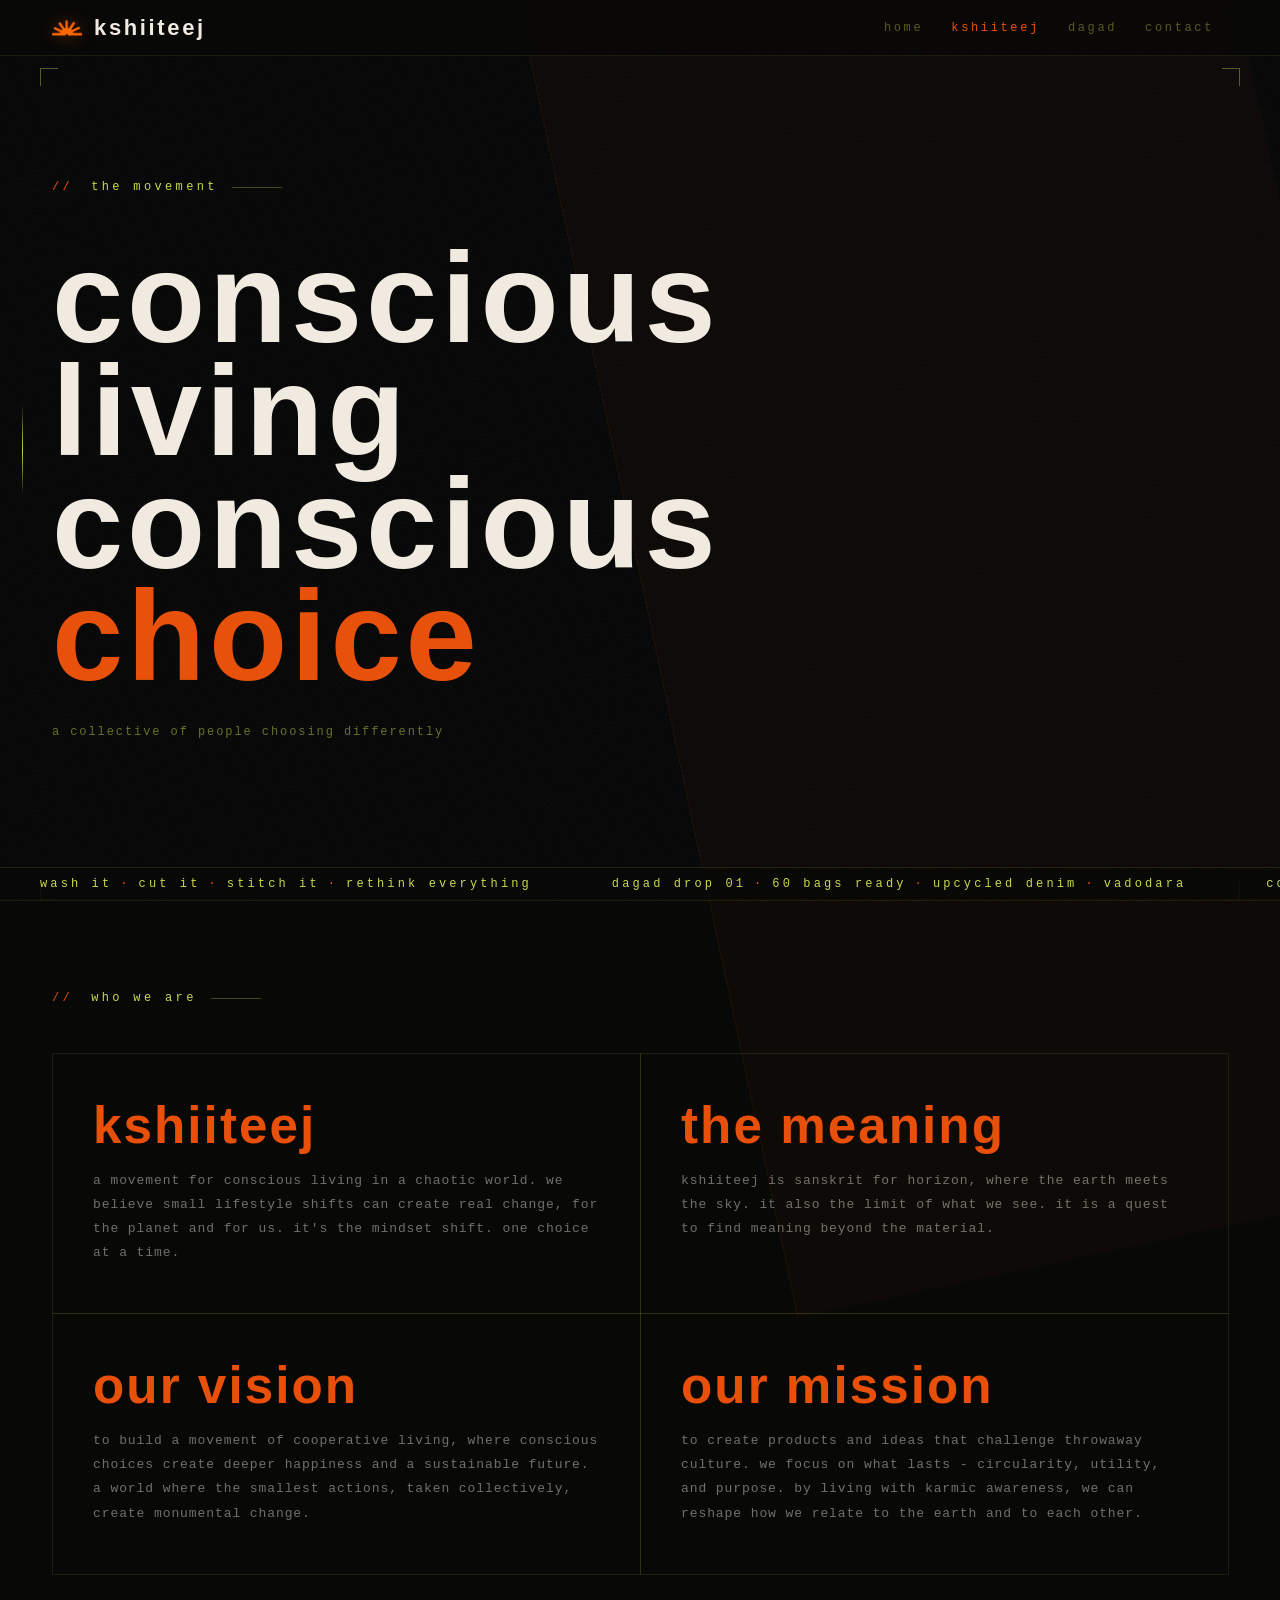
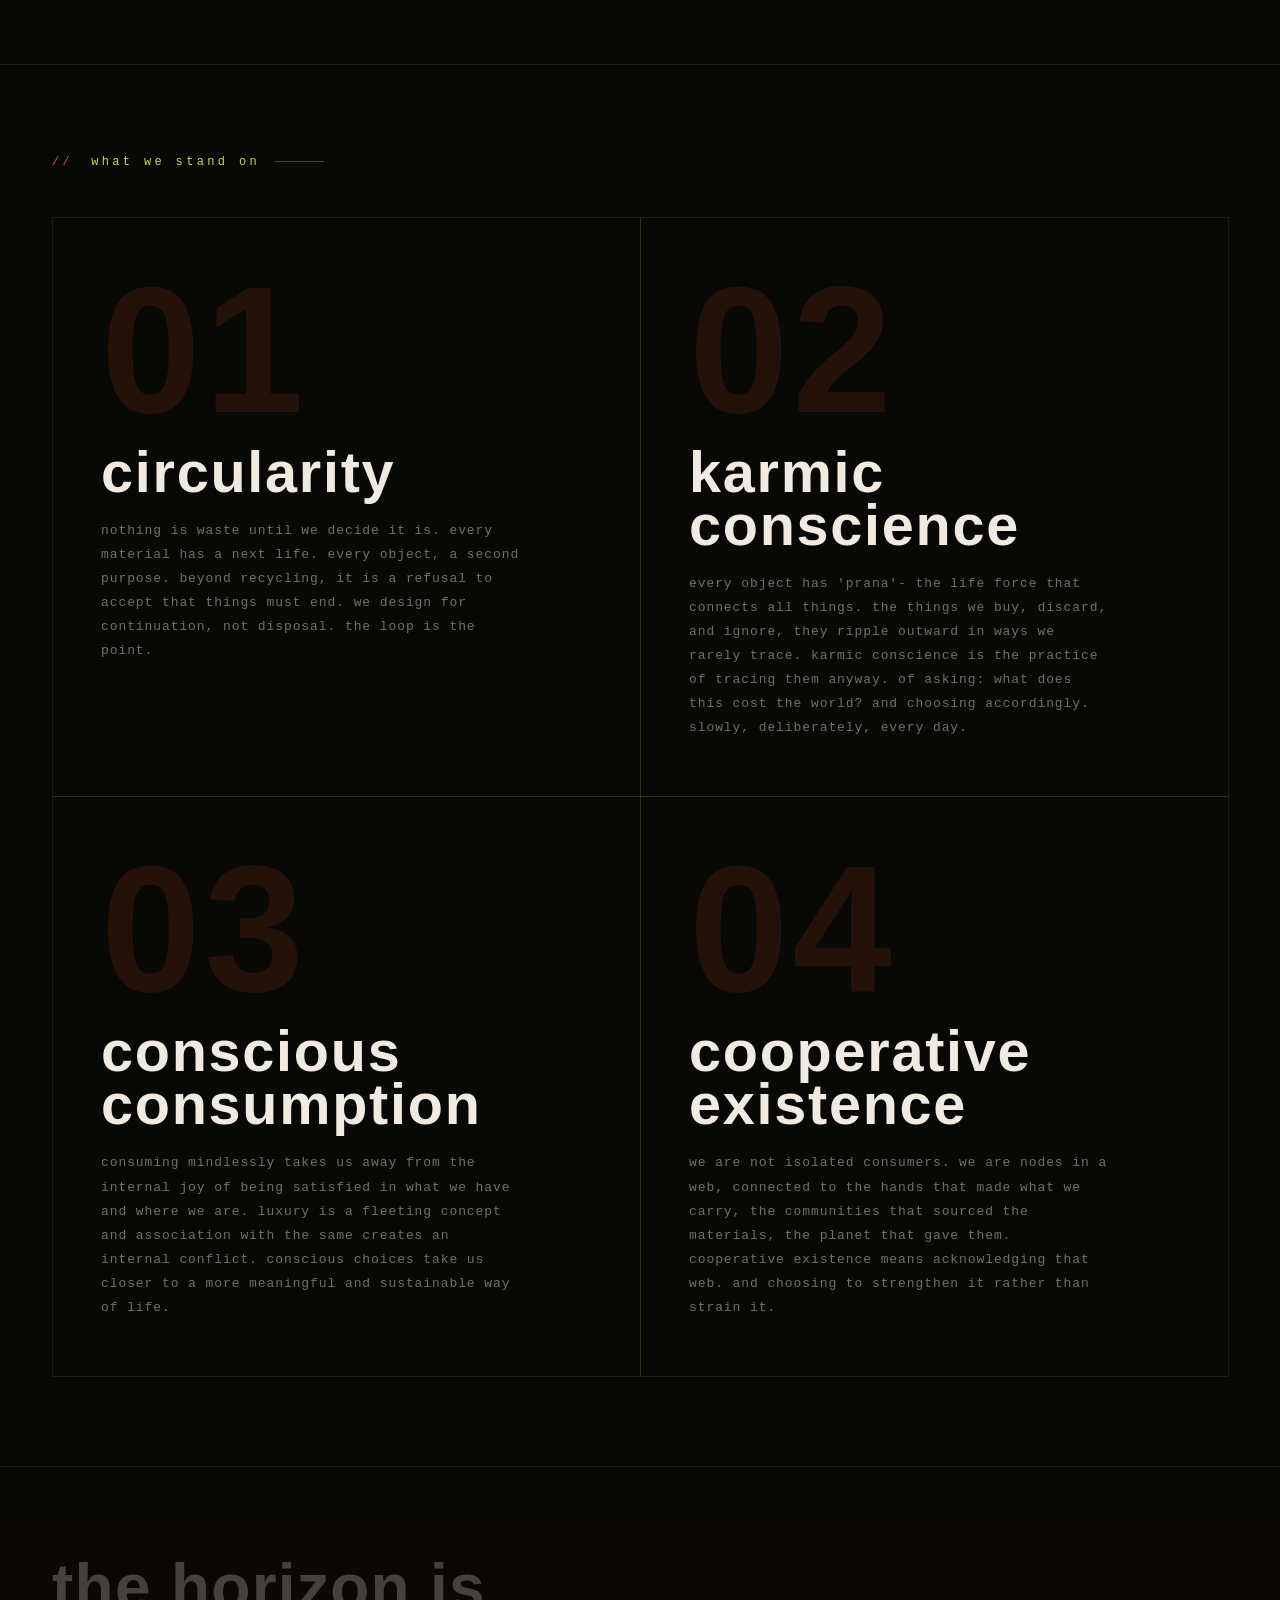
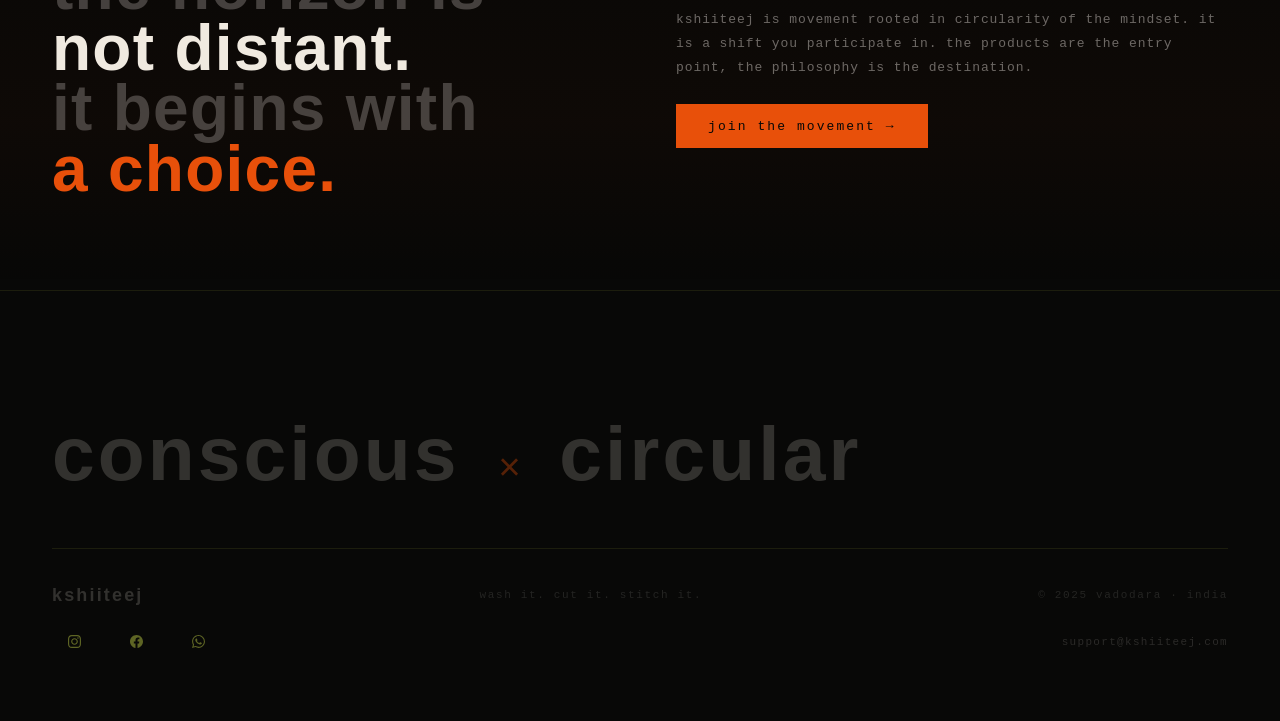
<file: kshiiteej.html>
<!DOCTYPE html>
<html lang="en">
<head>
<meta charset="UTF-8">
<meta name="viewport" content="width=device-width, initial-scale=1.0">
<title>kshiiteej — the movement</title>
<link rel="stylesheet" href="components/shared.css">
<style>

/* ── KSHIITEEJ PAGE — specific styles ───────────────────────── */

/* ── HERO ── */
.hero {
  min-height: 100vh;
  display: flex; flex-direction: column; justify-content: center;
  padding: 100px var(--pad-x) 80px;
  position: relative; z-index: 10;
  border-bottom: var(--border-acid);
}

.hero-split {
  display: grid;
  grid-template-columns: 1fr 1fr;
  gap: 48px; align-items: center;
  width: 100%;
}

.hero-headline {
  font-family: var(--display);
  font-weight: 700;
  font-size: clamp(60px, 10vw, 140px);
  line-height: 0.88; letter-spacing: 0.03em;
  color: var(--warm);
  animation: fadeUp 0.9s cubic-bezier(0.16,1,0.3,1) 0.1s both;
}
.hero-headline .hl { color: var(--orange); }

.hero-subhead {
  font-family: var(--mono);
  font-size: 12px; letter-spacing: 0.16em;
  color: rgba(200,216,74,0.5);
  margin-top: 32px;
  animation: fadeIn 0.8s ease 0.5s both;
}

/* ── PILLARS — Ebbs pattern 03 ── */
.pillars-section {
  position: relative; z-index: 10;
  padding: var(--pad-y) var(--pad-x);
  border-top: var(--border-acid);
}

/* override shared.css pillars-grid for this page */
.pillars-grid {
  display: grid;
  grid-template-columns: repeat(2, 1fr);
  gap: 0;
  margin-top: 48px;
}

.pillar {
  padding: 56px 48px;
  border: var(--border-acid);
  margin-right: -1px; margin-bottom: -1px;
  position: relative; overflow: hidden;
  transition: border-color 0.3s, background 0.3s;
}
.pillar:hover {
  border-color: rgba(200,216,74,0.3);
  background: rgba(200,216,74,0.02);
}

.pillar-num {
  font-family: var(--display);
  font-weight: 700;
  font-size: clamp(100px, 14vw, 180px);
  line-height: 0.85; letter-spacing: 0.02em;
  color: var(--orange); opacity: 0.12;
  margin-bottom: 20px;
  user-select: none;
  transition: opacity 0.3s;
}
.pillar:hover .pillar-num { opacity: 0.2; }

.pillar-title {
  font-family: var(--display);
  font-weight: 700;
  font-size: clamp(36px, 4.5vw, 60px);
  line-height: 0.92; letter-spacing: 0.03em;
  color: var(--warm);
  margin-bottom: 20px;
}

.pillar-body {
  font-family: var(--mono);
  font-size: 13px; letter-spacing: 0.07em;
  line-height: 1.85;
  color: rgba(242,237,228,0.45);
  max-width: 420px;
}

/* ── CLOSING CTA ── */
.closing-section {
  position: relative; z-index: 10;
  padding: var(--pad-y) var(--pad-x);
  border-top: var(--border-acid);
  background: linear-gradient(180deg, transparent, rgba(232,80,10,0.03) 60%, transparent);
}

.closing-inner {
  display: grid;
  grid-template-columns: 1fr 1fr;
  gap: 72px; align-items: center;
}

.closing-statement {
  font-family: var(--display);
  font-weight: 700;
  font-size: clamp(36px, 5vw, 68px);
  line-height: 0.95; letter-spacing: 0.02em;
  color: rgba(242,237,228,0.25);
}
.closing-statement span { color: var(--warm); }
.closing-statement .hl { color: var(--orange); }

.closing-right {
  display: flex; flex-direction: column;
  gap: 24px; align-items: flex-start;
}

.closing-body {
  font-family: var(--mono);
  font-size: 13px; letter-spacing: 0.07em;
  line-height: 1.85;
  color: rgba(242,237,228,0.42);
}

/* ── MANIFESTO GRID ── */
.manifesto-section {
  position: relative; z-index: 10;
  padding: var(--pad-y) var(--pad-x);
  border-top: var(--border-acid);
}
.manifesto-grid {
  display: grid;
  grid-template-columns: repeat(2, 1fr);
  gap: 0;
  margin-top: 48px;
}
.manifesto-cell {
  padding: 48px 40px;
  border: var(--border-acid);
  margin-right: -1px; margin-bottom: -1px;
  transition: border-color 0.25s;
}
.manifesto-cell:hover { border-color: rgba(200,216,74,0.3); }

.manifesto-title {
  font-family: var(--display);
  font-weight: 700;
  font-size: clamp(32px, 4vw, 52px);
  line-height: 0.92; letter-spacing: 0.04em;
  color: var(--orange);
  margin-bottom: 20px;
}
.manifesto-body {
  font-family: var(--mono);
  font-size: 13px; letter-spacing: 0.07em;
  line-height: 1.85;
  color: rgba(242,237,228,0.45);
}

/* ── MOBILE ── */
@media (max-width: 768px) {
  .hero { padding: 90px var(--pad-x) 56px; }
  .hero-split { grid-template-columns: 1fr; gap: 32px; }
  .carousel-pill { max-width: 100%; margin-left: 0; }

  .pillars-grid { grid-template-columns: 1fr; }
  .pillar { margin-right: 0; padding: 40px 28px; }
  .pillar-num { font-size: clamp(72px, 20vw, 120px); }

  .closing-inner { grid-template-columns: 1fr; gap: 40px; }
  .closing-right { align-items: stretch; }
  .manifesto-grid { grid-template-columns: 1fr; }
  .manifesto-cell { margin-right: 0; }
}

</style>
</head>
<body data-page="kshiiteej">

<!-- component slots -->
<div id="ambient-slot"></div>
<div id="nav-slot"></div>

<!-- ═══ HERO ═══ -->
<section class="hero">
  <div>
  <div class="section-tag">the movement</div>
  <h1 class="hero-headline">
    conscious<br>
    living <br>
    conscious<br>
    <span class="hl">choice</span>
  </h1>
  <div class="hero-subhead">a collective of people choosing differently</div>
</div>
</section>

<!-- ═══ MANIFESTO GRID ═══ -->
<section class="manifesto-section">
  <div class="section-tag">who we are</div>
  <div class="manifesto-grid">

    <div class="manifesto-cell reveal">
      <div class="manifesto-title">kshiiteej</div>
      <p class="manifesto-body">a movement for conscious living in a chaotic world. we believe small lifestyle shifts can create real change, for the planet and for us. it's the mindset shift. one choice at a time.</p>
    </div>

    <div class="manifesto-cell reveal d2">
      <div class="manifesto-title">the meaning</div>
      <p class="manifesto-body">kshiiteej is sanskrit for horizon, where the earth meets the sky. it also the limit of what we see. it is a quest to find meaning beyond the material. </p>
    </div>

    <div class="manifesto-cell reveal">
      <div class="manifesto-title">our vision</div>
      <p class="manifesto-body">to build a movement of cooperative living, where conscious choices create deeper happiness and a sustainable future. a world where the smallest actions, taken collectively, create monumental change.</p>
    </div>

    <div class="manifesto-cell reveal d2">
      <div class="manifesto-title">our mission</div>
      <p class="manifesto-body">to create products and ideas that challenge throwaway culture. we focus on what lasts - circularity, utility, and purpose. by living with karmic awareness, we can reshape how we relate to the earth and to each other.</p>
    </div>

  </div>
</section>

<!-- ═══ PILLARS ═══ -->
<section class="pillars-section">
  <div class="section-tag">what we stand on</div>

  <div class="pillars-grid">

    <!-- 01 circularity -->
    <div class="pillar reveal">
      <div class="pillar-num">01</div>
      <div class="pillar-title">circularity</div>
      <p class="pillar-body">nothing is waste until we decide it is. every material has a next life. every object, a second purpose. beyond recycling, it is a refusal to accept that things must end. we design for continuation, not disposal. the loop is the point.</p>
    </div>

    <!-- 02 karmic conscience -->
    <div class="pillar reveal d2">
      <div class="pillar-num">02</div>
      <div class="pillar-title">karmic conscience</div>
      <p class="pillar-body">every object has 'prana'- the life force that connects all things. the things we buy, discard, and ignore, they ripple outward in ways we rarely trace. karmic conscience is the practice of tracing them anyway. of asking: what does this cost the world? and choosing accordingly. slowly, deliberately, every day.</p>
    </div>

    <!-- 03 wabi-sabi -->
    <div class="pillar reveal">
      <div class="pillar-num">03</div>
      <div class="pillar-title">conscious consumption</div>
      <p class="pillar-body">consuming mindlessly takes us away from the internal joy of being satisfied in what we have and where we are. luxury is a fleeting concept and association with the same creates an internal conflict. conscious choices take us closer to a more meaningful and sustainable way of life.</p>
    </div>

    <!-- 04 cooperative existence -->
    <div class="pillar reveal d2">
      <div class="pillar-num">04</div>
      <div class="pillar-title">cooperative existence</div>
      <p class="pillar-body">we are not isolated consumers. we are nodes in a web, connected to the hands that made what we carry, the communities that sourced the materials, the planet that gave them. cooperative existence means acknowledging that web. and choosing to strengthen it rather than strain it.</p>
    </div>

  </div>
</section>

<!-- ═══ CLOSING ═══ -->
<section class="closing-section">
  <div class="closing-inner">

    <div class="closing-statement reveal">
  the horizon is<br>
  <span>not distant.</span><br>
  it begins with<br>
  <span class="hl">a choice.</span>
    </div>

    <div class="closing-right reveal d2">
      <p class="closing-body">kshiiteej is movement rooted in circularity of the mindset. it is a shift you participate in. the products are the entry point, the philosophy is the destination.</p>
      <a href="contact.html" class="cta-btn filled">join the movement →</a>
    </div>

  </div>
</section>

<!-- component slots -->
<div id="ticker-slot"></div>
<div id="footer-slot"></div>

<script src="components/shared.js"></script>
<script>
/* ── BOOT ── */
loadComponents(['bag-strip-slot']).then(() => {
  initNavActive();
  initReveal();
  initFooterAnimation();
});

</script>

</body>
</html>
</file>
<file: components/shared.css>
/* ═══════════════════════════════════════════════════════════════
   shared.css — kshiiteej design system
   v1.0 · April 2026
   Save to: C:\Users\ajink\kshiiteej\components\shared.css
   ═══════════════════════════════════════════════════════════════ */


/* ── TOKENS ─────────────────────────────────────────────────── */

:root {
  --orange:  #E8500A;
  --black:   #080807;
  --warm:    #F0EAE0;
  --acid:    #C8D84A;
  --denim:   #1E3A5F;

  --mono:    'IBM Plex Mono', monospace;
  --body:    'DM Sans', sans-serif;
  --display: 'Barlow Condensed', sans-serif;

  --nav-height: 56px;

  --pad-x:  52px;
  --pad-y:  90px;

  --border-acid:   1px solid rgba(200,216,74,0.1);
  --border-orange: 1px solid rgba(232,80,10,0.12);
}


/* ── RESET ───────────────────────────────────────────────────── */

*, *::before, *::after {
  margin: 0;
  padding: 0;
  box-sizing: border-box;
}

html { scroll-behavior: smooth; }

body {
  background: var(--black);
  color: var(--warm);
  font-family: var(--body);
  overflow-x: hidden;
}

* { cursor: crosshair !important; }
input, textarea { cursor: text !important; }



/* ── AMBIENT ─────────────────────────────────────────────────── */

.grain {
  position: fixed; inset: 0; z-index: 200; pointer-events: none;
  background-image: url("data:image/svg+xml,%3Csvg viewBox='0 0 512 512' xmlns='http://www.w3.org/2000/svg'%3E%3Cfilter id='n'%3E%3CfeTurbulence type='fractalNoise' baseFrequency='0.75' numOctaves='4' stitchTiles='stitch'/%3E%3C/filter%3E%3Crect width='100%25' height='100%25' filter='url(%23n)' opacity='1'/%3E%3C/svg%3E");
  opacity: 0.05;
  mix-blend-mode: overlay;
}

.weave {
  position: fixed; inset: 0; z-index: 1; pointer-events: none;
  background:
    repeating-linear-gradient(-60deg, transparent, transparent 4px, rgba(30,58,95,0.055) 4px, rgba(30,58,95,0.055) 5px),
    repeating-linear-gradient( 30deg, transparent, transparent 4px, rgba(30,58,95,0.030) 4px, rgba(30,58,95,0.030) 5px);
}

.scanlines {
  position: fixed; inset: 0; z-index: 2; pointer-events: none;
  background: repeating-linear-gradient(
    0deg,
    transparent, transparent 2px,
    rgba(0,0,0,0.07) 2px, rgba(0,0,0,0.07) 4px
  );
}

.glitch-bar {
  position: fixed; left: 0; width: 100%; height: 2px;
  background: var(--acid); opacity: 0;
  z-index: 50; pointer-events: none;
}
.glitch-bar:nth-child(1) { top: 22%; animation: glitchBar 12s 1.5s infinite; }
.glitch-bar:nth-child(2) { top: 58%; animation: glitchBar 17s 4.2s infinite; }
.glitch-bar:nth-child(3) { top: 41%; animation: glitchBar 14s 7.0s infinite; }

@keyframes glitchBar {
  0%,93%,100% { opacity: 0; transform: scaleX(0); transform-origin: left; }
  94% { opacity: 0.5; transform: scaleX(0.3); transform-origin: left; }
  95% { opacity: 0.9; transform: scaleX(1); }
  96% { opacity: 0.2; transform: scaleX(0.7); transform-origin: right; }
  97% { opacity: 0.7; transform: scaleX(0.9); }
  98% { opacity: 0; }
}

.slash-bg {
  position: fixed; top: -20%; right: -5%;
  width: 55vw; height: 160vh;
  background: rgba(232,80,10,0.025);
  transform: rotate(-12deg);
  pointer-events: none; z-index: 2;
  border-left: 1px solid rgba(232,80,10,0.07);
}

.v-line {
  position: fixed; left: 22px; top: 50%;
  transform: translateY(-50%);
  width: 1px; height: 0; z-index: 20;
  background: linear-gradient(to bottom, transparent, var(--acid), transparent);
  animation: growLine 1s ease 0.5s both;
}
@keyframes growLine {
  from { height: 0; opacity: 0; }
  to   { height: 90px; opacity: 1; }
}

.corner {
  position: fixed; width: 18px; height: 18px;
  z-index: 20; opacity: 0;
  animation: fadeIn 1s ease 1.5s both;
}
.corner.tl { top: 68px; left: 40px;
  border-top: 1px solid rgba(200,216,74,0.4);
  border-left: 1px solid rgba(200,216,74,0.4); }
.corner.tr { top: 68px; right: 40px;
  border-top: 1px solid rgba(200,216,74,0.4);
  border-right: 1px solid rgba(200,216,74,0.4); }
.corner.bl { bottom: 0; left: 40px;
  border-bottom: 1px solid rgba(200,216,74,0.4);
  border-left: 1px solid rgba(200,216,74,0.4); }
.corner.br { bottom: 0; right: 40px;
  border-bottom: 1px solid rgba(200,216,74,0.4);
  border-right: 1px solid rgba(200,216,74,0.4); }


/* ── NAV ─────────────────────────────────────────────────────── */

nav {
  position: fixed; top: 0; left: 0; width: 100%;
  z-index: 100;
  padding: 0 var(--pad-x);
  height: var(--nav-height);
  background: rgba(8,8,7,0.92);
  backdrop-filter: blur(8px);
  border-bottom: var(--border-acid);
  display: flex; align-items: center; justify-content: space-between;
}

.nav-logo {
  display: flex; align-items: center; gap: 12px;
  text-decoration: none;
}
.nav-logo-img {
  width: 30px; height: auto;
  filter: drop-shadow(0 0 8px rgba(232,80,10,0.4));
}
.nav-brand {
  font-family: var(--display);
  font-weight: 700; font-size: 22px;
  letter-spacing: 0.12em;
  color: var(--warm);
}

.nav-links { display: flex; align-items: center; }

.nav-link {
  font-family: var(--mono);
  font-size: 12px; letter-spacing: 0.22em;
  color: rgba(200,216,74,0.4);
  text-decoration: none;
  padding: 22px 14px;
  transition: color 0.2s;
  white-space: nowrap;
}
.nav-link:hover  { color: var(--acid); }
.nav-link.active { color: var(--orange); }


/* ── TICKER ──────────────────────────────────────────────────── */

.ticker-wrap {
  position: fixed; bottom: 0; left: 0; width: 100%;
  overflow: hidden;
  border-top: 1px solid rgba(200,216,74,0.12);
  background: rgba(8,8,7,0.9);
  z-index: 150; padding: 9px 0;
}
.ticker-track {
  display: flex; width: max-content;
  animation: ticker 28s linear infinite;
}
.ticker-item {
  font-family: var(--mono);
  font-size: 12px; letter-spacing: 0.26em;
  color: var(--acid);
  padding: 0 40px; white-space: nowrap;
}
.ticker-item .sep { color: var(--orange); margin: 0 8px; }

@keyframes ticker {
  from { transform: translateX(0); }
  to   { transform: translateX(-50%); }
}


/* ── FOOTER — manifesto style ────────────────────────────────── */

footer {
  position: relative; z-index: 10;
  padding: 80px var(--pad-x) 60px;
  border-top: var(--border-acid);
}

/* manifesto horizontal line */
.foot-manifesto-wrap {
  padding: 48px 0 56px;
  border-bottom: var(--border-acid);
  margin-bottom: 36px;
  overflow: hidden;
}
.foot-manifesto-line {
  display: flex;
  align-items: baseline;
  gap: clamp(16px, 3vw, 48px);
  flex-wrap: nowrap;
}

/* each word starts invisible, slides up */
.foot-word {
  font-family: var(--display);
  font-weight: 700;
  font-size: clamp(36px, 6vw, 88px);
  line-height: 0.9;
  letter-spacing: 0.04em;
  color: rgba(242,237,228,0.18);
  opacity: 0;
  transform: translateY(24px);
  transition: opacity 0.7s cubic-bezier(0.16,1,0.3,1),
              transform 0.7s cubic-bezier(0.16,1,0.3,1);
  user-select: none;
}
.foot-sep {
  font-family: var(--mono);
  font-size: clamp(20px, 3vw, 40px);
  color: rgba(232,80,10,0.35);
  opacity: 0;
  transform: translateY(12px);
  transition: opacity 0.5s ease,
              transform 0.5s ease;
  user-select: none;
}
.foot-word-visible {
  opacity: 1;
  transform: translateY(0);
}

.foot-row {
  display: flex; justify-content: space-between; align-items: center;
}
.foot-row + .foot-row { margin-top: 14px; }

.foot-brand {
  font-family: var(--display);
  font-weight: 700; font-size: 18px;
  letter-spacing: 0.12em;
  color: rgba(242,237,228,0.18);
}
.foot-tag, .foot-copy {
  font-family: var(--mono);
  font-size: 11px; letter-spacing: 0.15em;
  color: rgba(242,237,228,0.12);
}

.foot-social {
  display: flex; align-items: center; gap: 18px;
}
.foot-soc {
  color: rgba(200,216,74,0.45);
  text-decoration: none; transition: color 0.2s;
  display: flex; align-items: center; justify-content: center;
  min-width: 44px; min-height: 44px;
}
.foot-soc:hover { color: var(--acid); }
.foot-soc svg { width: 13px; height: 13px; fill: currentColor; }

.foot-email-link {
  font-family: var(--mono);
  font-size: 11px; letter-spacing: 0.12em;
  color: rgba(242,237,228,0.15);
  text-decoration: none; transition: color 0.2s;
}
.foot-email-link:hover { color: rgba(242,237,228,0.4); }

/* mobile — stack words vertically */
@media (max-width: 768px) {
  .foot-manifesto-line {
    flex-direction: column;
    gap: 8px;
  }
  .foot-sep { display: none; }
  .foot-word {
    font-size: clamp(40px, 12vw, 72px);
  }
}


/* ── SECTION TAG ─────────────────────────────────────────────── */
/* shared across all pages                                        */

.section-tag {
  font-family: var(--mono);
  font-size: 12px; letter-spacing: 0.28em;
  color: var(--acid);
  margin-bottom: 48px;
  display: flex; align-items: center; gap: 14px;
}
.section-tag::before { content: '//'; color: var(--orange); margin-right: 4px; }
.section-tag::after  { content: ''; display: block; width: 50px; height: 1px; background: var(--acid); opacity: 0.3; }


/* ── TAG PILLS ───────────────────────────────────────────────── */

.tag {
  font-family: var(--mono);
  font-size: 11px; letter-spacing: 0.16em;
  padding: 7px 14px;
  border: 1px solid rgba(200,216,74,0.22);
  margin-right: -1px; margin-bottom: -1px;
  white-space: nowrap;
}
.tag-row {
  display: flex; align-items: center;
  flex-wrap: wrap; gap: 0;
}
.tag.g { color: var(--acid); }
.tag.d { color: rgba(200,216,74,0.32); border-color: rgba(200,216,74,0.1); }
.tag.o { color: var(--orange); border-color: rgba(232,80,10,0.3); }


/* ── CTA BUTTONS ─────────────────────────────────────────────── */
/* single WhatsApp CTA is the primary action sitewide            */

.cta-btn {
  font-family: var(--mono);
  font-size: 13px; letter-spacing: 0.16em;
  padding: 14px 32px; min-height: 44px;
  text-decoration: none; transition: all 0.2s;
  display: inline-flex; align-items: center; gap: 10px;
  white-space: nowrap;
}
.cta-btn.filled {
  background: var(--orange); color: var(--black);
  border: none;
}
.cta-btn.filled:hover { opacity: 0.88; }

.cta-btn.outline {
  border: 1px solid rgba(200,216,74,0.45);
  color: var(--acid); background: transparent;
}
.cta-btn.outline:hover { background: rgba(200,216,74,0.07); }

.cta-btn.dim {
  border: 1px solid rgba(200,216,74,0.2);
  color: rgba(200,216,74,0.35); background: transparent;
}
.cta-btn.dim:hover {
  border-color: rgba(200,216,74,0.5);
  color: var(--acid);
}

/* whatsapp green */
.cta-btn.wa {
  background: #25D366; color: var(--black);
  border: none;
}
.cta-btn.wa:hover { opacity: 0.88; }
.cta-btn.wa svg { width: 15px; height: 15px; fill: var(--black); }


/* ── CAROUSEL ────────────────────────────────────────────────── */
/* shell + behaviour — content authored per page                 */

.carousel-pill {
  border-left: 2px solid var(--orange);
  padding: 28px;
  background: rgba(232,80,10,0.04);
  display: flex; flex-direction: column; gap: 12px;
}

.carousel-slides { position: relative; min-height: 120px; }
.carousel-slide  { display: none; }
.carousel-slide.active { display: block; }

.slide-heading {
  font-family: var(--display);
  font-weight: 700; font-size: 14px;
  letter-spacing: 0.08em;
  color: var(--orange); margin-bottom: 10px;
}
.slide-text {
  font-family: var(--body);
  font-size: clamp(15px, 1.6vw, 18px);
  font-style: italic; font-weight: 300;
  color: rgba(240,234,224,0.75);
  line-height: 1.7;
}

.manifesto-line {
  font-family: var(--mono);
  font-size: 12px; letter-spacing: 0.16em;
  color: var(--acid);
}

.carousel-nav {
  display: flex; justify-content: space-between; align-items: center;
}
.carr-btn {
  background: transparent; border: none;
  font-family: var(--mono); font-size: 18px;
  color: rgba(200,216,74,0.55);
  padding: 6px 10px; transition: color 0.2s;
}
.carr-btn:hover { color: var(--acid); }

.carr-dots { display: flex; gap: 6px; align-items: center; }
.carr-dot  {
  width: 5px; height: 5px; border-radius: 50%;
  background: rgba(240,234,224,0.2);
  display: inline-block;
}
.carr-dot.active { background: var(--orange); }


/* ── SCROLL REVEAL ───────────────────────────────────────────── */

.reveal {
  opacity: 0; transform: translateY(28px);
  transition: opacity 0.8s ease, transform 0.8s ease;
}
.reveal.visible           { opacity: 1; transform: translateY(0); }
.reveal.visible.d2        { transition-delay: 0.15s; }
.reveal.visible.d3        { transition-delay: 0.30s; }
.reveal.visible.d4        { transition-delay: 0.45s; }


/* ── SCROLL SENTENCES — Ebbs pattern 01 ─────────────────────── */
/* used on home.html between roulette and bag strip              */

.scroll-sentence-section {
  position: relative; z-index: 10;
}
.scroll-sentence {
  min-height: 100vh;
  display: flex; align-items: center; justify-content: center;
  padding: 0 var(--pad-x);
  border-top: var(--border-acid);
}
.scroll-sentence-text {
  font-family: var(--display);
  font-weight: 700;
  font-size: clamp(56px, 10vw, 140px);
  line-height: 0.92; letter-spacing: 0.03em;
  color: var(--warm);
  text-align: center;
  opacity: 0; transform: translateY(32px);
  transition: opacity 0.9s cubic-bezier(0.16,1,0.3,1),
              transform 0.9s cubic-bezier(0.16,1,0.3,1);
}
.scroll-sentence-text.visible {
  opacity: 1; transform: translateY(0);
}
.scroll-sentence-text .hl { color: var(--orange); }
.scroll-sentence-text .hl-acid { color: var(--acid); }


/* ── FROM / TO — Ebbs pattern 02 ────────────────────────────── */

.from-to {
  font-family: var(--display);
  font-weight: 700;
  font-size: clamp(28px, 4vw, 52px);
  line-height: 1.0; letter-spacing: 0.02em;
  color: rgba(242,237,228,0.35);
}
.from-to span { color: var(--warm); }
.from-to .arrow { color: var(--orange); margin: 0 12px; }


/* ── NUMBERED PILLARS — Ebbs pattern 03 ─────────────────────── */
/* used on kshiiteej.html                                        */

.pillars-section {
  position: relative; z-index: 10;
  padding: var(--pad-y) var(--pad-x);
  border-top: var(--border-acid);
}
.pillars-grid {
  display: grid;
  grid-template-columns: repeat(2, 1fr);
  gap: 0;
}
.pillar {
  padding: 48px 40px;
  border: var(--border-acid);
  margin-right: -1px; margin-bottom: -1px;
  transition: border-color 0.25s;
}
.pillar:hover { border-color: rgba(200,216,74,0.35); }

.pillar-num {
  font-family: var(--display);
  font-weight: 700;
  font-size: clamp(80px, 12vw, 140px);
  line-height: 0.85; letter-spacing: 0.02em;
  color: var(--orange); opacity: 0.15;
  margin-bottom: 16px;
  user-select: none;
}
.pillar-title {
  font-family: var(--display);
  font-weight: 700;
  font-size: clamp(32px, 4vw, 52px);
  line-height: 0.93; letter-spacing: 0.03em;
  color: var(--warm); margin-bottom: 16px;
}
.pillar-body {
  font-family: var(--mono);
  font-size: 12px; letter-spacing: 0.08em;
  line-height: 1.85;
  color: rgba(242,237,228,0.45);
}


/* ── BAG STRIP — Ebbs pattern 04 ────────────────────────────── */
/* HTML lives in components/bag-strip.html                       */

.bag-strip-section {
  position: relative; z-index: 10;
  overflow: hidden;
  border-top: var(--border-acid);
  border-bottom: var(--border-acid);
  padding: 0;
}
.bag-strip-track {
  display: flex;
  width: max-content;
  animation: bagStrip 40s linear infinite;
}
.bag-strip-track:hover { animation-play-state: paused; }

.bag-strip-img {
  width: 280px; height: 210px;
  object-fit: cover;
  flex-shrink: 0;
  filter: grayscale(20%) contrast(1.05);
  border-right: 1px solid rgba(200,216,74,0.06);
  transition: filter 0.3s;
}
.bag-strip-img:hover { filter: grayscale(0%) contrast(1.1); }

@keyframes bagStrip {
  from { transform: translateX(0); }
  to   { transform: translateX(-50%); }
}


/* ── WABI-SABI MARQUEE ───────────────────────────────────────── */
/* dagad.html only — but CSS lives here for cleanliness          */

.marquee-wrap {
  overflow: hidden;
  border-top: var(--border-acid);
  border-bottom: var(--border-acid);
  padding: 14px 0;
  background: rgba(8,8,7,0.6);
}
.marquee-track {
  display: flex; width: max-content;
  animation: marquee 24s linear infinite;
}
.marquee-item {
  font-family: var(--display);
  font-weight: 700; font-size: 18px;
  letter-spacing: 0.14em;
  color: rgba(242,237,228,0.08);
  padding: 0 32px; white-space: nowrap;
}
.marquee-item .msep { color: var(--orange); margin: 0 10px; opacity: 0.5; }

@keyframes marquee {
  from { transform: translateX(0); }
  to   { transform: translateX(-50%); }
}


/* ── IMPACT COUNTERS ─────────────────────────────────────────── */

.impact-section {
  position: relative; z-index: 10;
  padding: 64px var(--pad-x);
  background: var(--orange);
  border-top: var(--border-orange);
}
.impact-grid {
  display: grid;
  grid-template-columns: repeat(4, 1fr);
  gap: 0;
}
.impact-item {
  padding: 32px 24px;
  border-right: 1px solid rgba(8,8,7,0.15);
  text-align: center;
}
.impact-item:last-child { border-right: none; }

.impact-num {
  font-family: var(--display);
  font-weight: 700;
  font-size: clamp(52px, 8vw, 88px);
  line-height: 0.9;
  color: var(--black);
  letter-spacing: 0.02em;
}
/* infinity SVG fix */
.infinity-icon {
  height: 1.1em;
  width: auto;
  display: inline-block;
  vertical-align: middle;
}

.impact-num svg {
  transform: translateY(-0.06em);
}
.impact-unit {
  font-family: var(--mono);
  font-size:12px; letter-spacing: 0.2em;
  color: rgba(8,8,7,0.55);
  margin-top: 8px; display: block;
  text-align: center; 
}
.impact-label {
  font-family: var(--mono);
  font-size: 11px; letter-spacing: 0.1em;
  color: rgba(8,8,7,0.4);
  margin-top: 4px; line-height: 1.6;
  text-align: center; 
}


/* ── FORM SHARED STYLES ──────────────────────────────────────── */

.email-row {
  display: flex; width: 100%;
  border: 1px solid rgba(200,216,74,0.25);
  overflow: hidden;
}
.email-input {
  flex: 1; background: transparent; border: none; outline: none;
  padding: 17px 22px;
  font-family: var(--mono); font-size: 13px; letter-spacing: 0.1em;
  color: var(--warm);
}
.email-input::placeholder { color: rgba(200,216,74,0.25); }

.email-btn {
  background: var(--orange); border: none;
  padding: 16px 28px; min-height: 44px;
  font-family: var(--mono); font-size: 13px; letter-spacing: 0.18em;
  color: var(--black); white-space: nowrap;
  transition: opacity 0.2s;
}
.email-btn:hover { opacity: 0.85; }

.form-note {
  font-family: var(--mono); font-size: 12px; letter-spacing: 0.15em;
  color: rgba(200,216,74,0.28);
}


/* ── ANIMATIONS ──────────────────────────────────────────────── */

@keyframes fadeUp {
  from { opacity: 0; transform: translateY(20px); }
  to   { opacity: 1; transform: translateY(0); }
}
@keyframes fadeIn {
  from { opacity: 0; }
  to   { opacity: 1; }
}
@keyframes logoPulse {
  0%,100% { filter: drop-shadow(0 0 14px rgba(232,80,10,0.45)); }
  50%     { filter: drop-shadow(0 0 30px rgba(232,80,10,0.90)); }
}
@keyframes pulse {
  0%,100% { opacity: 1; transform: scale(1); }
  50%     { opacity: 0.2; transform: scale(0.5); }
}


/* ── MOBILE ──────────────────────────────────────────────────── */

@media (max-width: 768px) {

  :root {
    --pad-x: 22px;
    --pad-y: 56px;
    --nav-height: 56px;
  }

  nav {
    padding: 0 22px;
    flex-wrap: wrap; height: auto; min-height: 56px;
  }
  .nav-links {
    flex-wrap: wrap; gap: 0;
    overflow-x: auto; -webkit-overflow-scrolling: touch;
    scrollbar-width: none;
  }
  .nav-links::-webkit-scrollbar { display: none; }
  .nav-link { padding: 11px 10px; font-size: 11px; }

  .v-line, .corner { display: none; }

  .pillars-grid { grid-template-columns: 1fr; }
  .pillar { margin-right: 0; }

  .impact-grid { grid-template-columns: repeat(2, 1fr); }
  .impact-item { border-right: none; border-bottom: 1px solid rgba(8,8,7,0.15); }
  .impact-item:nth-child(even) { border-right: none; }

  .email-row { flex-direction: column; }
  .email-btn { padding: 16px; min-height: 44px; }


  .scroll-sentence { padding: 0 22px; }
  .scroll-sentence-text { font-size: clamp(40px, 10vw, 72px); }

  .bag-strip-img { width: 180px; height: 135px; }

  .carousel-pill { padding: 22px 20px; }
  .foot-row { flex-direction: column; gap: 8px; text-align: center; }
  .foot-social { justify-content: center; }
}
</file>
